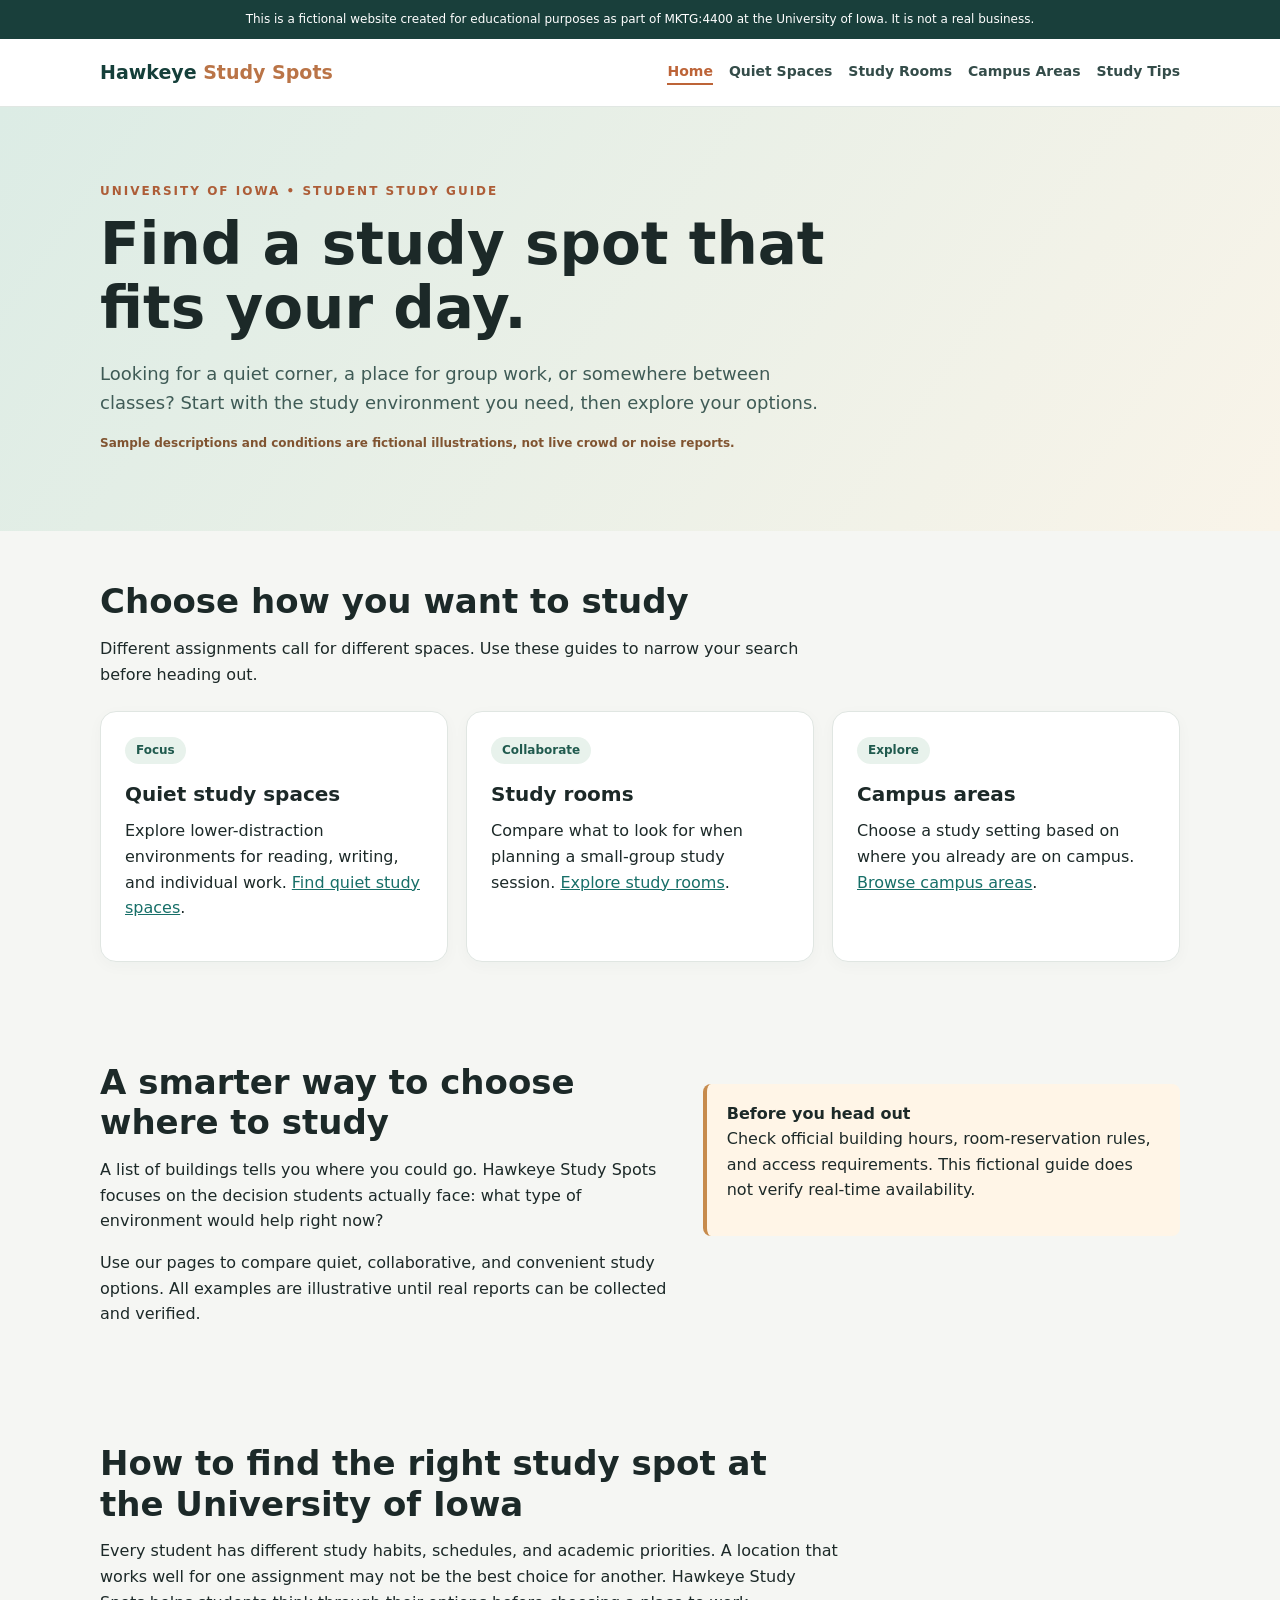
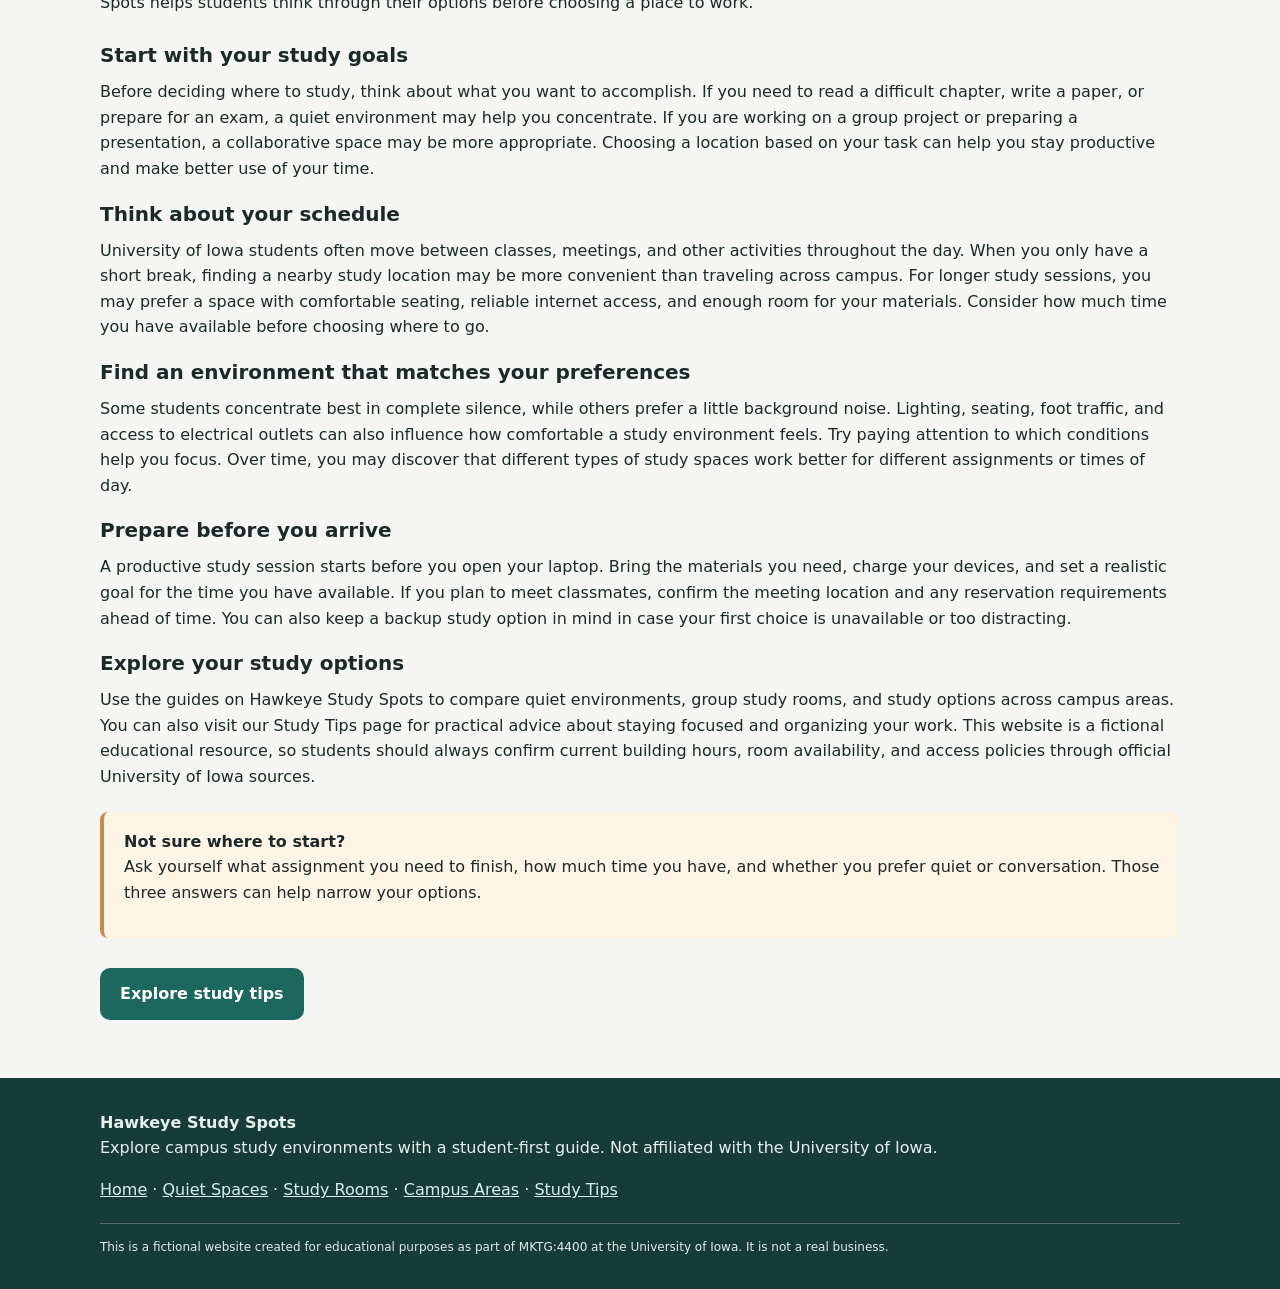
<file: index.html>
<!doctype html>
<html lang="en">
<head>
  <meta charset="utf-8">
  <meta name="viewport" content="width=device-width,initial-scale=1">

  <meta name="google-site-verification" content="5t49Pi2heYN_85U_tUEyNaA1zzuJSvGj2phNKB2oWh0" />

  <title>Best Places to Study at the University of Iowa | Hawkeye Study Spots</title>
  <meta name="description" content="Explore University of Iowa study spaces, quiet study areas, study rooms, and campus-area study options.">
  <link rel="stylesheet" href="style.css">
</head>

<body>
  <div class="notice">This is a fictional website created for educational purposes as part of MKTG:4400 at the University of Iowa. It is not a real business.</div>

  <header>
    <div class="container nav">
      <a class="brand" href="index.html">Hawkeye <span>Study Spots</span></a>
      <nav class="links" aria-label="Main navigation">
        <a href="index.html" aria-current="page">Home</a>
        <a href="quiet-spaces.html">Quiet Spaces</a>
        <a href="study-rooms.html">Study Rooms</a>
        <a href="campus-areas.html">Campus Areas</a>
        <a href="study-tips.html">Study Tips</a>
      </nav>
    </div>
  </header>

  <main>
    <div class="hero">
      <div class="container">
        <div class="eyebrow">University of Iowa • Student study guide</div>
        <h1>Find a study spot that fits your day.</h1>
        <p class="lead">Looking for a quiet corner, a place for group work, or somewhere between classes? Start with the study environment you need, then explore your options.</p>
        <p class="sample">Sample descriptions and conditions are fictional illustrations, not live crowd or noise reports.</p>
      </div>
    </div>

    <section>
      <div class="container">
        <div class="sectionintro">
          <h2>Choose how you want to study</h2>
          <p>Different assignments call for different spaces. Use these guides to narrow your search before heading out.</p>
        </div>

        <div class="grid">
          <article class="card">
            <span class="pill">Focus</span>
            <h3>Quiet study spaces</h3>
            <p>Explore lower-distraction environments for reading, writing, and individual work. <a href="quiet-spaces.html">Find quiet study spaces</a>.</p>
          </article>

          <article class="card">
            <span class="pill">Collaborate</span>
            <h3>Study rooms</h3>
            <p>Compare what to look for when planning a small-group study session. <a href="study-rooms.html">Explore study rooms</a>.</p>
          </article>

          <article class="card">
            <span class="pill">Explore</span>
            <h3>Campus areas</h3>
            <p>Choose a study setting based on where you already are on campus. <a href="campus-areas.html">Browse campus areas</a>.</p>
          </article>
        </div>
      </div>
    </section>

    <section>
      <div class="container split">
        <div>
          <h2>A smarter way to choose where to study</h2>
          <p>A list of buildings tells you where you could go. Hawkeye Study Spots focuses on the decision students actually face: what type of environment would help right now?</p>
          <p>Use our pages to compare quiet, collaborative, and convenient study options. All examples are illustrative until real reports can be collected and verified.</p>
        </div>

        <div class="tip">
          <b>Before you head out</b>
          <p>Check official building hours, room-reservation rules, and access requirements. This fictional guide does not verify real-time availability.</p>
        </div>
      </div>
    </section>

    <section>
      <div class="container">
        <div class="sectionintro">
          <h2>How to find the right study spot at the University of Iowa</h2>
          <p>Every student has different study habits, schedules, and academic priorities. A location that works well for one assignment may not be the best choice for another. Hawkeye Study Spots helps students think through their options before choosing a place to work.</p>
        </div>

        <h3>Start with your study goals</h3>
        <p>Before deciding where to study, think about what you want to accomplish. If you need to read a difficult chapter, write a paper, or prepare for an exam, a quiet environment may help you concentrate. If you are working on a group project or preparing a presentation, a collaborative space may be more appropriate. Choosing a location based on your task can help you stay productive and make better use of your time.</p>

        <h3>Think about your schedule</h3>
        <p>University of Iowa students often move between classes, meetings, and other activities throughout the day. When you only have a short break, finding a nearby study location may be more convenient than traveling across campus. For longer study sessions, you may prefer a space with comfortable seating, reliable internet access, and enough room for your materials. Consider how much time you have available before choosing where to go.</p>

        <h3>Find an environment that matches your preferences</h3>
        <p>Some students concentrate best in complete silence, while others prefer a little background noise. Lighting, seating, foot traffic, and access to electrical outlets can also influence how comfortable a study environment feels. Try paying attention to which conditions help you focus. Over time, you may discover that different types of study spaces work better for different assignments or times of day.</p>

        <h3>Prepare before you arrive</h3>
        <p>A productive study session starts before you open your laptop. Bring the materials you need, charge your devices, and set a realistic goal for the time you have available. If you plan to meet classmates, confirm the meeting location and any reservation requirements ahead of time. You can also keep a backup study option in mind in case your first choice is unavailable or too distracting.</p>

        <h3>Explore your study options</h3>
        <p>Use the guides on Hawkeye Study Spots to compare quiet environments, group study rooms, and study options across campus areas. You can also visit our Study Tips page for practical advice about staying focused and organizing your work. This website is a fictional educational resource, so students should always confirm current building hours, room availability, and access policies through official University of Iowa sources.</p>

        <div class="tip">
          <b>Not sure where to start?</b>
          <p>Ask yourself what assignment you need to finish, how much time you have, and whether you prefer quiet or conversation. Those three answers can help narrow your options.</p>
        </div>

        <a class="button" href="study-tips.html">Explore study tips</a>
      </div>
    </section>
  </main>

  <footer>
    <div class="container">
      <strong>Hawkeye Study Spots</strong>
      <p>Explore campus study environments with a student-first guide. Not affiliated with the University of Iowa.</p>
      <p>
        <a href="index.html">Home</a> ·
        <a href="quiet-spaces.html">Quiet Spaces</a> ·
        <a href="study-rooms.html">Study Rooms</a> ·
        <a href="campus-areas.html">Campus Areas</a> ·
        <a href="study-tips.html">Study Tips</a>
      </p>
      <div class="notice">This is a fictional website created for educational purposes as part of MKTG:4400 at the University of Iowa. It is not a real business.</div>
    </div>
  </footer>
</body>
</html>
</file>
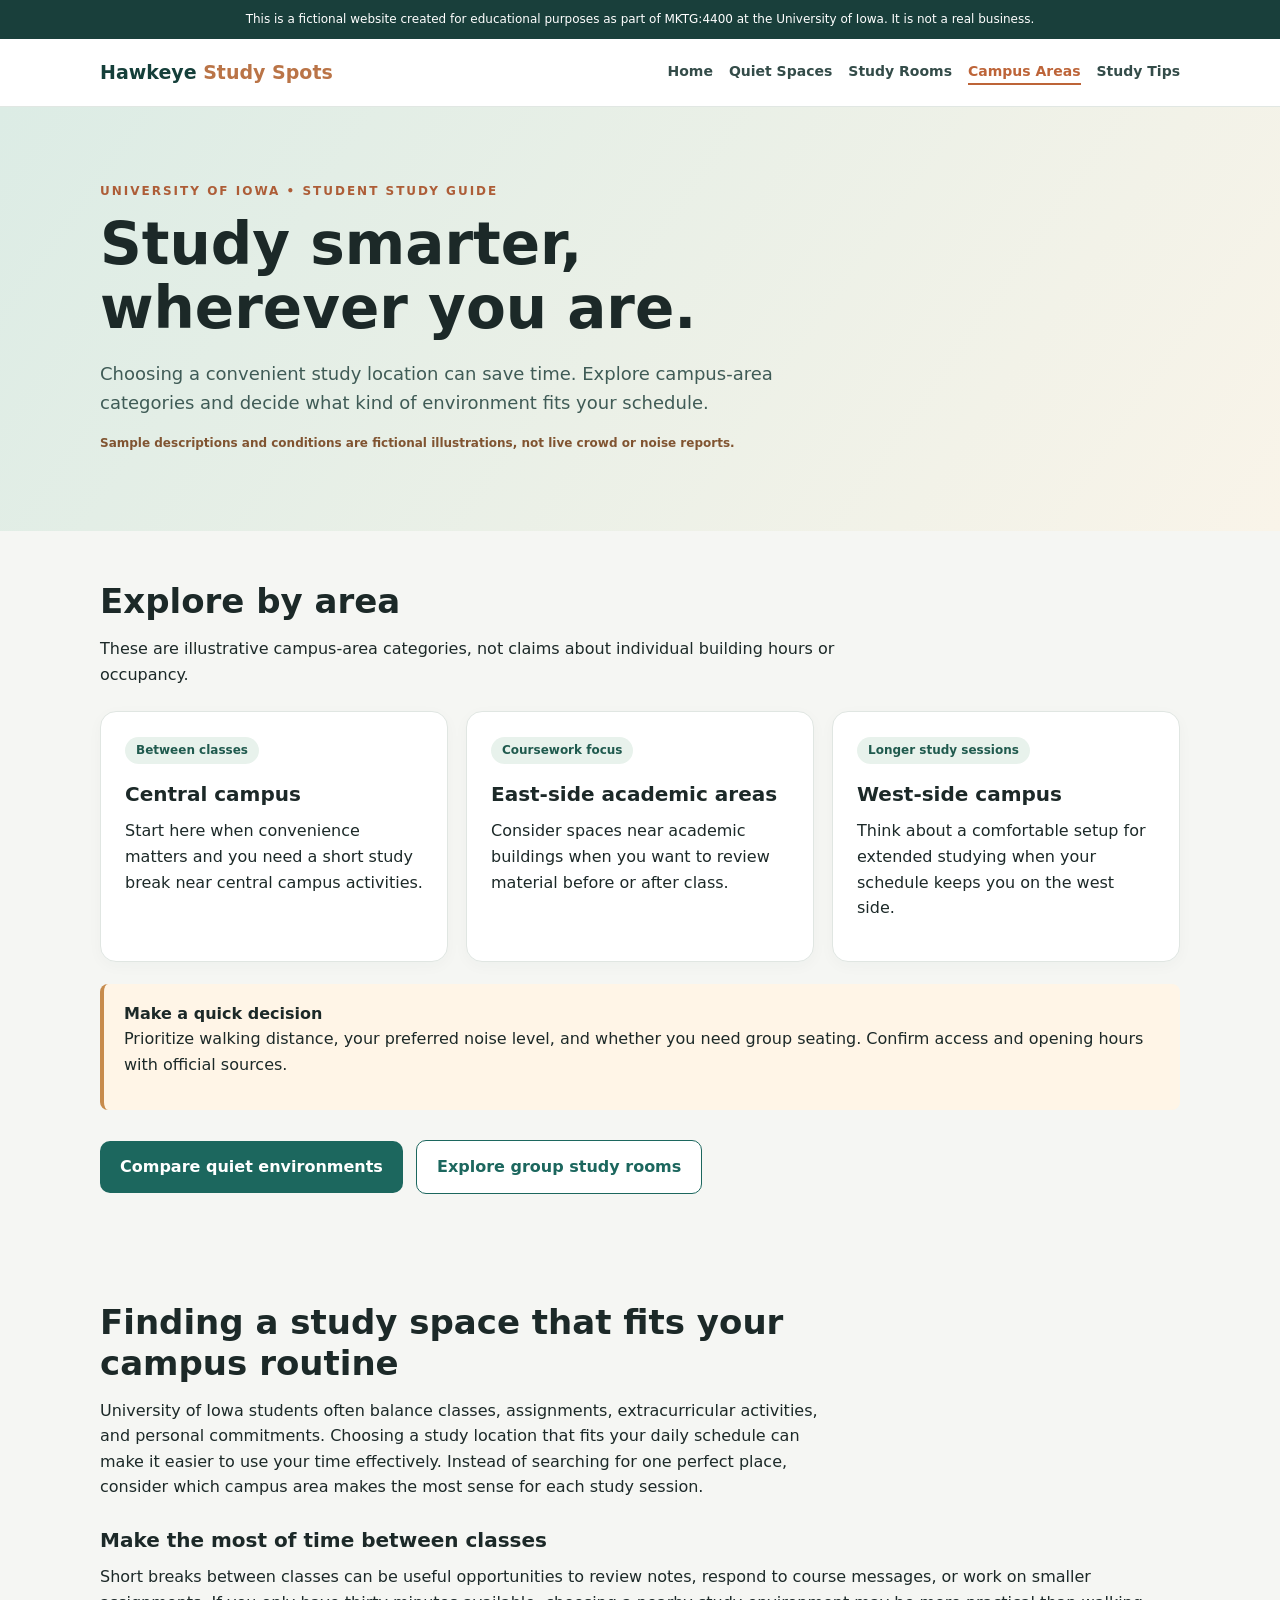
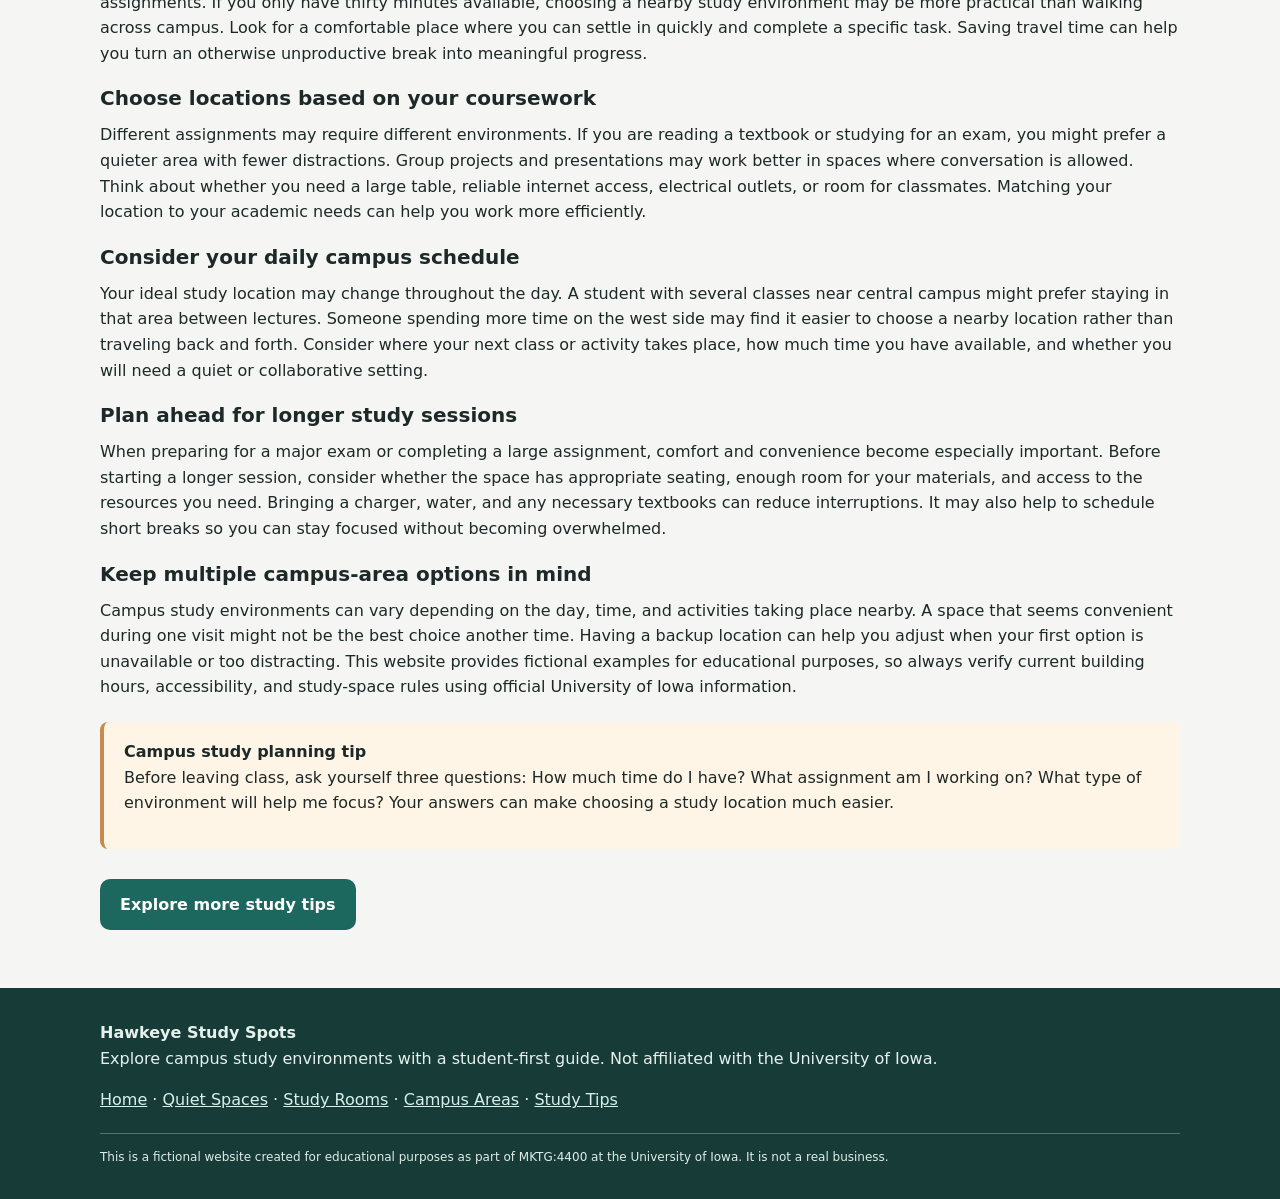
<file: campus-areas.html>
<!doctype html>
<html lang="en">
<head>
  <meta charset="utf-8">
  <meta name="viewport" content="width=device-width,initial-scale=1">
  <title>Study Spaces by Campus Area in Iowa City | Hawkeye Study Spots</title>
  <meta name="description" content="Explore study environments by University of Iowa campus area and find study-space ideas near your classes.">
  <link rel="stylesheet" href="style.css">
</head>

<body>
  <div class="notice">This is a fictional website created for educational purposes as part of MKTG:4400 at the University of Iowa. It is not a real business.</div>

  <header>
    <div class="container nav">
      <a class="brand" href="index.html">Hawkeye <span>Study Spots</span></a>
      <nav class="links" aria-label="Main navigation">
        <a href="index.html">Home</a>
        <a href="quiet-spaces.html">Quiet Spaces</a>
        <a href="study-rooms.html">Study Rooms</a>
        <a href="campus-areas.html" aria-current="page">Campus Areas</a>
        <a href="study-tips.html">Study Tips</a>
      </nav>
    </div>
  </header>

  <main>
    <div class="hero">
      <div class="container">
        <div class="eyebrow">University of Iowa • Student study guide</div>
        <h1>Study smarter, wherever you are.</h1>
        <p class="lead">Choosing a convenient study location can save time. Explore campus-area categories and decide what kind of environment fits your schedule.</p>
        <p class="sample">Sample descriptions and conditions are fictional illustrations, not live crowd or noise reports.</p>
      </div>
    </div>

    <section>
      <div class="container">
        <div class="sectionintro">
          <h2>Explore by area</h2>
          <p>These are illustrative campus-area categories, not claims about individual building hours or occupancy.</p>
        </div>

        <div class="grid">
          <article class="card">
            <span class="pill">Between classes</span>
            <h3>Central campus</h3>
            <p>Start here when convenience matters and you need a short study break near central campus activities.</p>
          </article>

          <article class="card">
            <span class="pill">Coursework focus</span>
            <h3>East-side academic areas</h3>
            <p>Consider spaces near academic buildings when you want to review material before or after class.</p>
          </article>

          <article class="card">
            <span class="pill">Longer study sessions</span>
            <h3>West-side campus</h3>
            <p>Think about a comfortable setup for extended studying when your schedule keeps you on the west side.</p>
          </article>
        </div>

        <div class="tip">
          <b>Make a quick decision</b>
          <p>Prioritize walking distance, your preferred noise level, and whether you need group seating. Confirm access and opening hours with official sources.</p>
        </div>

        <a class="button" href="quiet-spaces.html">Compare quiet environments</a>
        <a class="button alt" href="study-rooms.html">Explore group study rooms</a>
      </div>
    </section>

    <section>
      <div class="container">
        <div class="sectionintro">
          <h2>Finding a study space that fits your campus routine</h2>
          <p>University of Iowa students often balance classes, assignments, extracurricular activities, and personal commitments. Choosing a study location that fits your daily schedule can make it easier to use your time effectively. Instead of searching for one perfect place, consider which campus area makes the most sense for each study session.</p>
        </div>

        <h3>Make the most of time between classes</h3>
        <p>Short breaks between classes can be useful opportunities to review notes, respond to course messages, or work on smaller assignments. If you only have thirty minutes available, choosing a nearby study environment may be more practical than walking across campus. Look for a comfortable place where you can settle in quickly and complete a specific task. Saving travel time can help you turn an otherwise unproductive break into meaningful progress.</p>

        <h3>Choose locations based on your coursework</h3>
        <p>Different assignments may require different environments. If you are reading a textbook or studying for an exam, you might prefer a quieter area with fewer distractions. Group projects and presentations may work better in spaces where conversation is allowed. Think about whether you need a large table, reliable internet access, electrical outlets, or room for classmates. Matching your location to your academic needs can help you work more efficiently.</p>

        <h3>Consider your daily campus schedule</h3>
        <p>Your ideal study location may change throughout the day. A student with several classes near central campus might prefer staying in that area between lectures. Someone spending more time on the west side may find it easier to choose a nearby location rather than traveling back and forth. Consider where your next class or activity takes place, how much time you have available, and whether you will need a quiet or collaborative setting.</p>

        <h3>Plan ahead for longer study sessions</h3>
        <p>When preparing for a major exam or completing a large assignment, comfort and convenience become especially important. Before starting a longer session, consider whether the space has appropriate seating, enough room for your materials, and access to the resources you need. Bringing a charger, water, and any necessary textbooks can reduce interruptions. It may also help to schedule short breaks so you can stay focused without becoming overwhelmed.</p>

        <h3>Keep multiple campus-area options in mind</h3>
        <p>Campus study environments can vary depending on the day, time, and activities taking place nearby. A space that seems convenient during one visit might not be the best choice another time. Having a backup location can help you adjust when your first option is unavailable or too distracting. This website provides fictional examples for educational purposes, so always verify current building hours, accessibility, and study-space rules using official University of Iowa information.</p>

        <div class="tip">
          <b>Campus study planning tip</b>
          <p>Before leaving class, ask yourself three questions: How much time do I have? What assignment am I working on? What type of environment will help me focus? Your answers can make choosing a study location much easier.</p>
        </div>

        <a class="button" href="study-tips.html">Explore more study tips</a>
      </div>
    </section>
  </main>

  <footer>
    <div class="container">
      <strong>Hawkeye Study Spots</strong>
      <p>Explore campus study environments with a student-first guide. Not affiliated with the University of Iowa.</p>
      <p>
        <a href="index.html">Home</a> ·
        <a href="quiet-spaces.html">Quiet Spaces</a> ·
        <a href="study-rooms.html">Study Rooms</a> ·
        <a href="campus-areas.html">Campus Areas</a> ·
        <a href="study-tips.html">Study Tips</a>
      </p>
      <div class="notice">This is a fictional website created for educational purposes as part of MKTG:4400 at the University of Iowa. It is not a real business.</div>
    </div>
  </footer>
</body>
</html>
</file>
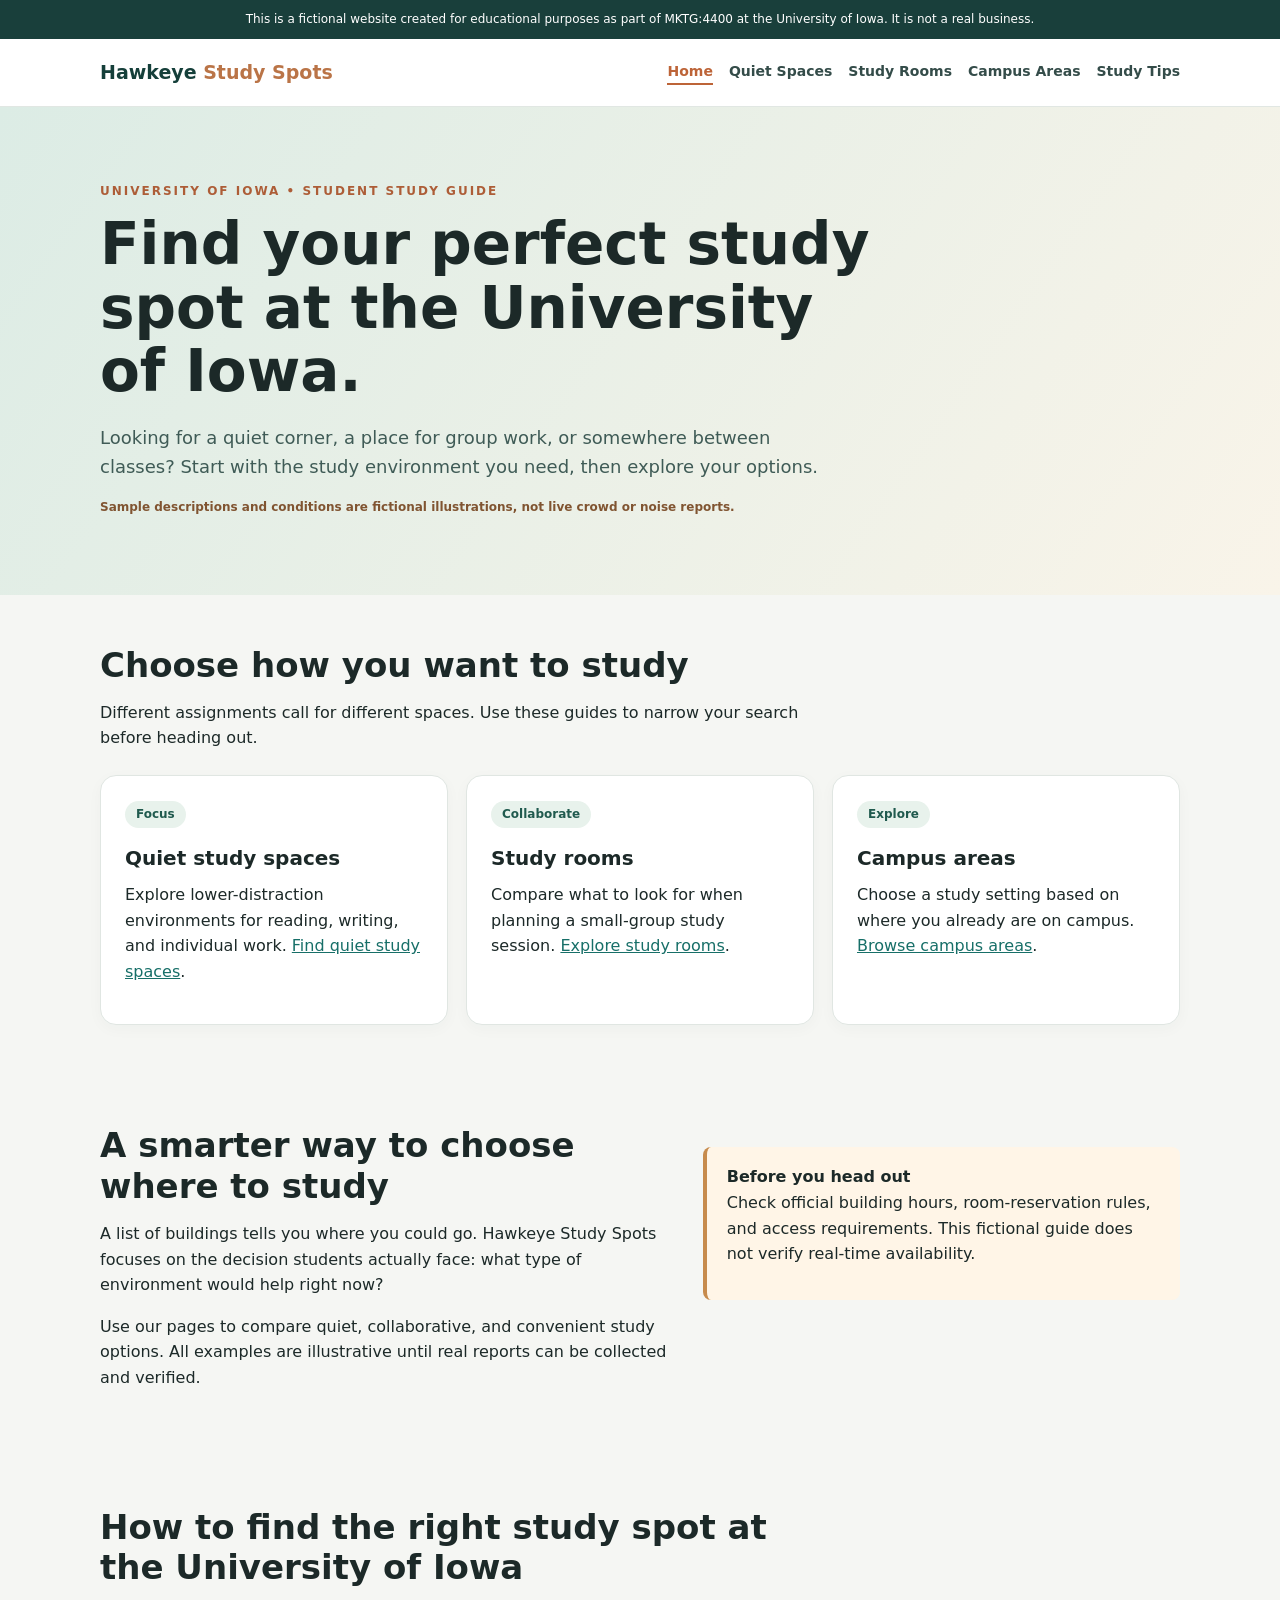
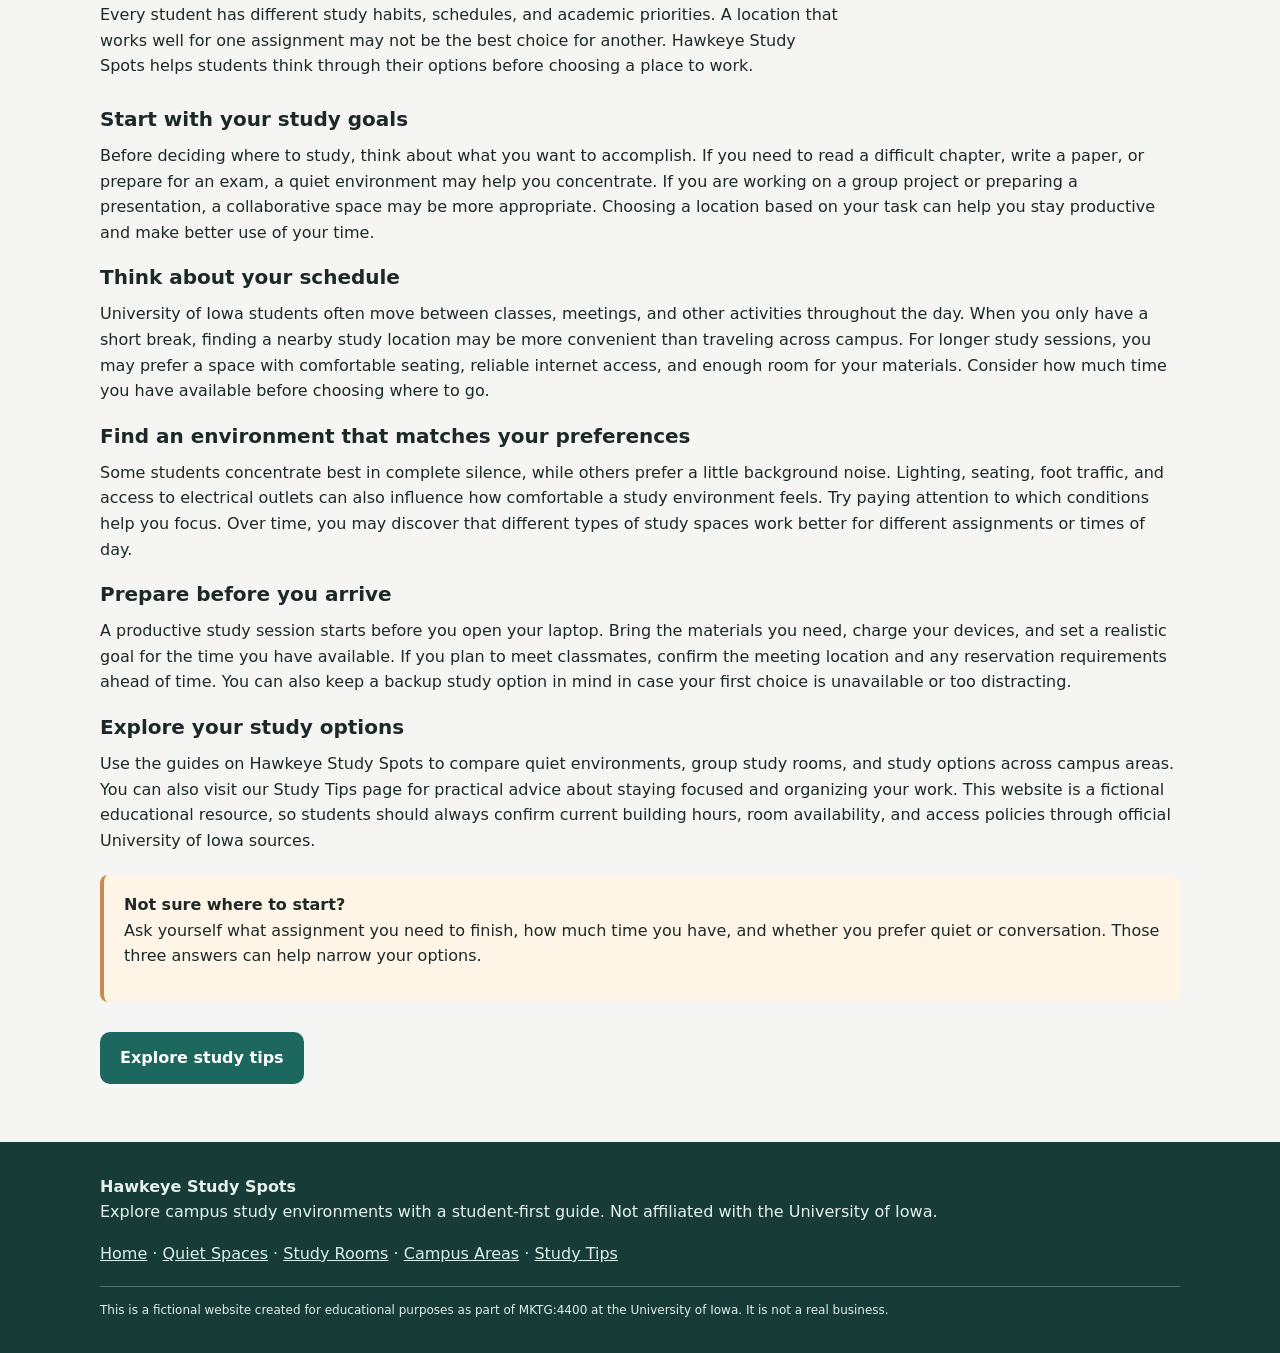
<file: home-b.html>
<!doctype html>
<html lang="en">
<head>
  <meta name="robots" content="noindex, follow">
  <meta charset="utf-8">
  <meta name="viewport" content="width=device-width,initial-scale=1">

  <meta name="google-site-verification" content="5t49Pi2heYN_85U_tUEyNaA1zzuJSvGj2phNKB2oWh0" />

  <title>Best Places to Study at the University of Iowa | Hawkeye Study Spots</title>
  <meta name="description" content="Explore University of Iowa study spaces, quiet study areas, study rooms, and campus-area study options.">
  <link rel="stylesheet" href="style.css">
</head>

<body>
  <div class="notice">This is a fictional website created for educational purposes as part of MKTG:4400 at the University of Iowa. It is not a real business.</div>

  <header>
    <div class="container nav">
      <a class="brand" href="index.html">Hawkeye <span>Study Spots</span></a>
      <nav class="links" aria-label="Main navigation">
        <a href="index.html" aria-current="page">Home</a>
        <a href="quiet-spaces.html">Quiet Spaces</a>
        <a href="study-rooms.html">Study Rooms</a>
        <a href="campus-areas.html">Campus Areas</a>
        <a href="study-tips.html">Study Tips</a>
      </nav>
    </div>
  </header>

  <main>
    <div class="hero">
      <div class="container">
        <div class="eyebrow">University of Iowa • Student study guide</div>
        <h1>Find your perfect study spot at the University of Iowa.</h1>
        <p class="lead">Looking for a quiet corner, a place for group work, or somewhere between classes? Start with the study environment you need, then explore your options.</p>
        <p class="sample">Sample descriptions and conditions are fictional illustrations, not live crowd or noise reports.</p>
      </div>
    </div>

    <section>
      <div class="container">
        <div class="sectionintro">
          <h2>Choose how you want to study</h2>
          <p>Different assignments call for different spaces. Use these guides to narrow your search before heading out.</p>
        </div>

        <div class="grid">
          <article class="card">
            <span class="pill">Focus</span>
            <h3>Quiet study spaces</h3>
            <p>Explore lower-distraction environments for reading, writing, and individual work. <a href="quiet-spaces.html">Find quiet study spaces</a>.</p>
          </article>

          <article class="card">
            <span class="pill">Collaborate</span>
            <h3>Study rooms</h3>
            <p>Compare what to look for when planning a small-group study session. <a href="study-rooms.html">Explore study rooms</a>.</p>
          </article>

          <article class="card">
            <span class="pill">Explore</span>
            <h3>Campus areas</h3>
            <p>Choose a study setting based on where you already are on campus. <a href="campus-areas.html">Browse campus areas</a>.</p>
          </article>
        </div>
      </div>
    </section>

    <section>
      <div class="container split">
        <div>
          <h2>A smarter way to choose where to study</h2>
          <p>A list of buildings tells you where you could go. Hawkeye Study Spots focuses on the decision students actually face: what type of environment would help right now?</p>
          <p>Use our pages to compare quiet, collaborative, and convenient study options. All examples are illustrative until real reports can be collected and verified.</p>
        </div>

        <div class="tip">
          <b>Before you head out</b>
          <p>Check official building hours, room-reservation rules, and access requirements. This fictional guide does not verify real-time availability.</p>
        </div>
      </div>
    </section>

    <section>
      <div class="container">
        <div class="sectionintro">
          <h2>How to find the right study spot at the University of Iowa</h2>
          <p>Every student has different study habits, schedules, and academic priorities. A location that works well for one assignment may not be the best choice for another. Hawkeye Study Spots helps students think through their options before choosing a place to work.</p>
        </div>

        <h3>Start with your study goals</h3>
        <p>Before deciding where to study, think about what you want to accomplish. If you need to read a difficult chapter, write a paper, or prepare for an exam, a quiet environment may help you concentrate. If you are working on a group project or preparing a presentation, a collaborative space may be more appropriate. Choosing a location based on your task can help you stay productive and make better use of your time.</p>

        <h3>Think about your schedule</h3>
        <p>University of Iowa students often move between classes, meetings, and other activities throughout the day. When you only have a short break, finding a nearby study location may be more convenient than traveling across campus. For longer study sessions, you may prefer a space with comfortable seating, reliable internet access, and enough room for your materials. Consider how much time you have available before choosing where to go.</p>

        <h3>Find an environment that matches your preferences</h3>
        <p>Some students concentrate best in complete silence, while others prefer a little background noise. Lighting, seating, foot traffic, and access to electrical outlets can also influence how comfortable a study environment feels. Try paying attention to which conditions help you focus. Over time, you may discover that different types of study spaces work better for different assignments or times of day.</p>

        <h3>Prepare before you arrive</h3>
        <p>A productive study session starts before you open your laptop. Bring the materials you need, charge your devices, and set a realistic goal for the time you have available. If you plan to meet classmates, confirm the meeting location and any reservation requirements ahead of time. You can also keep a backup study option in mind in case your first choice is unavailable or too distracting.</p>

        <h3>Explore your study options</h3>
        <p>Use the guides on Hawkeye Study Spots to compare quiet environments, group study rooms, and study options across campus areas. You can also visit our Study Tips page for practical advice about staying focused and organizing your work. This website is a fictional educational resource, so students should always confirm current building hours, room availability, and access policies through official University of Iowa sources.</p>

        <div class="tip">
          <b>Not sure where to start?</b>
          <p>Ask yourself what assignment you need to finish, how much time you have, and whether you prefer quiet or conversation. Those three answers can help narrow your options.</p>
        </div>

        <a class="button" href="study-tips.html">Explore study tips</a>
      </div>
    </section>
  </main>

  <footer>
    <div class="container">
      <strong>Hawkeye Study Spots</strong>
      <p>Explore campus study environments with a student-first guide. Not affiliated with the University of Iowa.</p>
      <p>
        <a href="index.html">Home</a> ·
        <a href="quiet-spaces.html">Quiet Spaces</a> ·
        <a href="study-rooms.html">Study Rooms</a> ·
        <a href="campus-areas.html">Campus Areas</a> ·
        <a href="study-tips.html">Study Tips</a>
      </p>
      <div class="notice">This is a fictional website created for educational purposes as part of MKTG:4400 at the University of Iowa. It is not a real business.</div>
    </div>
  </footer>
</body>
</html>
</file>
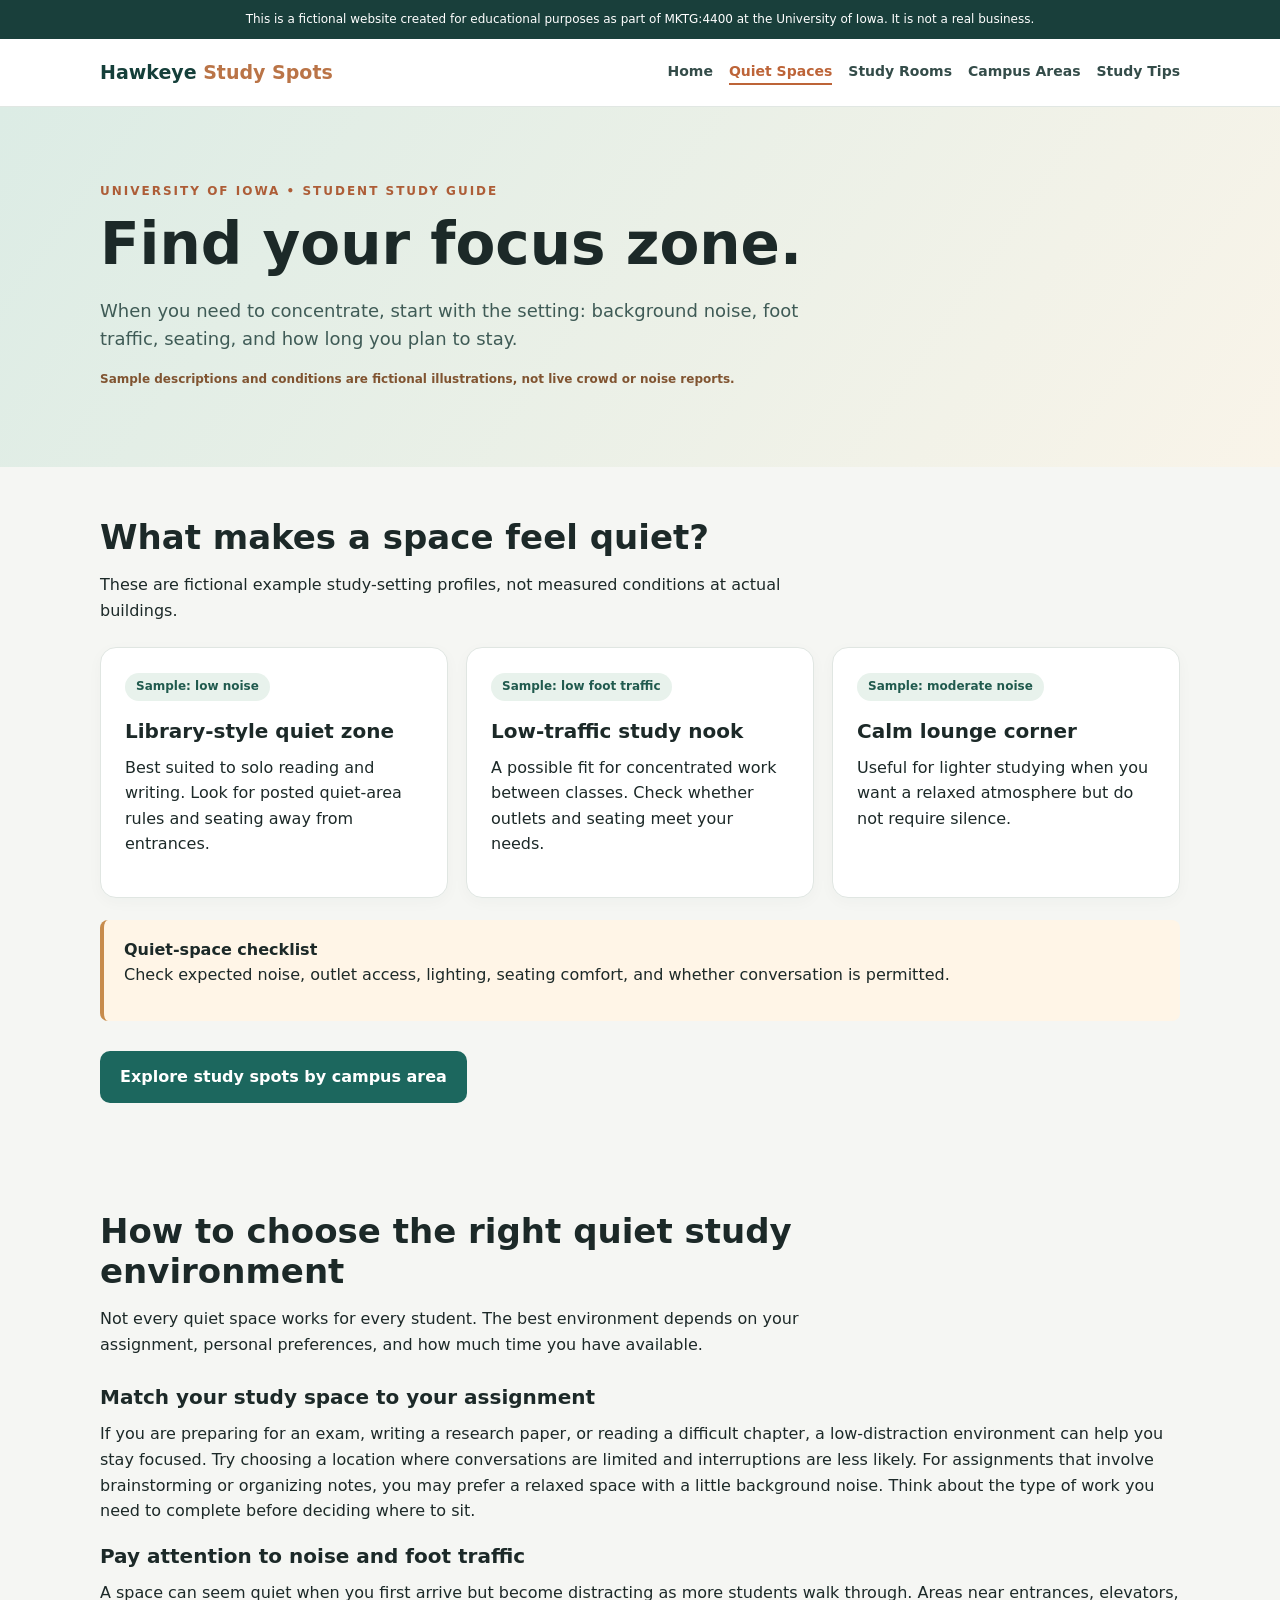
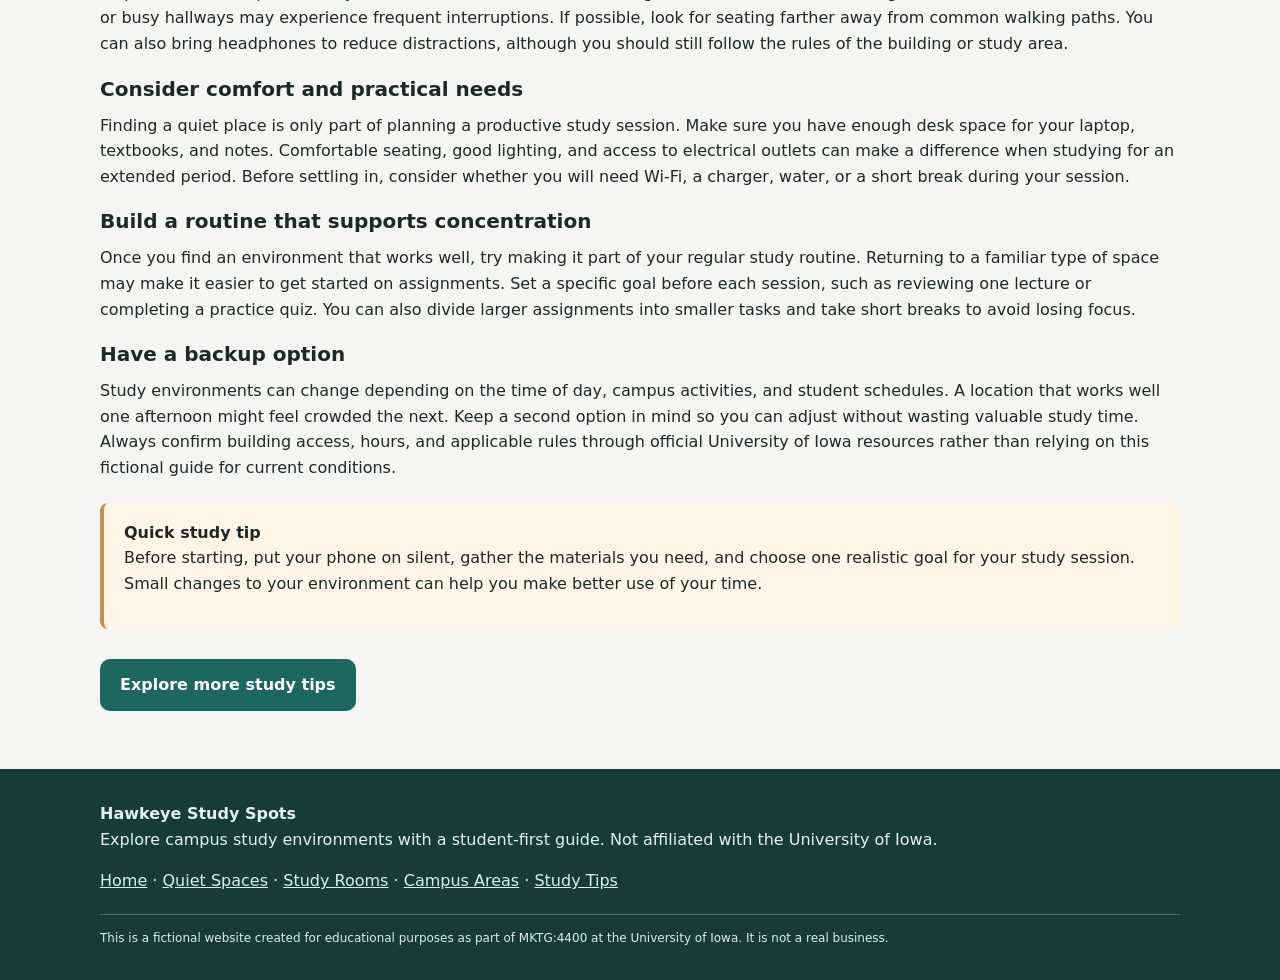
<file: quiet-spaces.html>
<!doctype html>
<html lang="en">
<head>
  <meta charset="utf-8">
  <meta name="viewport" content="width=device-width,initial-scale=1">
  <title>Quiet Study Spaces at the University of Iowa | Hawkeye Study Spots</title>
  <meta name="description" content="Find ideas for quiet study spaces at the University of Iowa and learn how to choose a low-distraction place to work.">
  <link rel="stylesheet" href="style.css">
</head>

<body>
  <div class="notice">This is a fictional website created for educational purposes as part of MKTG:4400 at the University of Iowa. It is not a real business.</div>

  <header>
    <div class="container nav">
      <a class="brand" href="index.html">Hawkeye <span>Study Spots</span></a>
      <nav class="links" aria-label="Main navigation">
        <a href="index.html">Home</a>
        <a href="quiet-spaces.html" aria-current="page">Quiet Spaces</a>
        <a href="study-rooms.html">Study Rooms</a>
        <a href="campus-areas.html">Campus Areas</a>
        <a href="study-tips.html">Study Tips</a>
      </nav>
    </div>
  </header>

  <main>
    <div class="hero">
      <div class="container">
        <div class="eyebrow">University of Iowa • Student study guide</div>
        <h1>Find your focus zone.</h1>
        <p class="lead">When you need to concentrate, start with the setting: background noise, foot traffic, seating, and how long you plan to stay.</p>
        <p class="sample">Sample descriptions and conditions are fictional illustrations, not live crowd or noise reports.</p>
      </div>
    </div>

    <section>
      <div class="container">
        <div class="sectionintro">
          <h2>What makes a space feel quiet?</h2>
          <p>These are fictional example study-setting profiles, not measured conditions at actual buildings.</p>
        </div>

        <div class="grid">
          <article class="card">
            <span class="pill">Sample: low noise</span>
            <h3>Library-style quiet zone</h3>
            <p>Best suited to solo reading and writing. Look for posted quiet-area rules and seating away from entrances.</p>
          </article>

          <article class="card">
            <span class="pill">Sample: low foot traffic</span>
            <h3>Low-traffic study nook</h3>
            <p>A possible fit for concentrated work between classes. Check whether outlets and seating meet your needs.</p>
          </article>

          <article class="card">
            <span class="pill">Sample: moderate noise</span>
            <h3>Calm lounge corner</h3>
            <p>Useful for lighter studying when you want a relaxed atmosphere but do not require silence.</p>
          </article>
        </div>

        <div class="tip">
          <b>Quiet-space checklist</b>
          <p>Check expected noise, outlet access, lighting, seating comfort, and whether conversation is permitted.</p>
        </div>

        <a class="button" href="campus-areas.html">Explore study spots by campus area</a>
      </div>
    </section>

    <section>
      <div class="container">
        <div class="sectionintro">
          <h2>How to choose the right quiet study environment</h2>
          <p>Not every quiet space works for every student. The best environment depends on your assignment, personal preferences, and how much time you have available.</p>
        </div>

        <h3>Match your study space to your assignment</h3>
        <p>If you are preparing for an exam, writing a research paper, or reading a difficult chapter, a low-distraction environment can help you stay focused. Try choosing a location where conversations are limited and interruptions are less likely. For assignments that involve brainstorming or organizing notes, you may prefer a relaxed space with a little background noise. Think about the type of work you need to complete before deciding where to sit.</p>

        <h3>Pay attention to noise and foot traffic</h3>
        <p>A space can seem quiet when you first arrive but become distracting as more students walk through. Areas near entrances, elevators, or busy hallways may experience frequent interruptions. If possible, look for seating farther away from common walking paths. You can also bring headphones to reduce distractions, although you should still follow the rules of the building or study area.</p>

        <h3>Consider comfort and practical needs</h3>
        <p>Finding a quiet place is only part of planning a productive study session. Make sure you have enough desk space for your laptop, textbooks, and notes. Comfortable seating, good lighting, and access to electrical outlets can make a difference when studying for an extended period. Before settling in, consider whether you will need Wi-Fi, a charger, water, or a short break during your session.</p>

        <h3>Build a routine that supports concentration</h3>
        <p>Once you find an environment that works well, try making it part of your regular study routine. Returning to a familiar type of space may make it easier to get started on assignments. Set a specific goal before each session, such as reviewing one lecture or completing a practice quiz. You can also divide larger assignments into smaller tasks and take short breaks to avoid losing focus.</p>

        <h3>Have a backup option</h3>
        <p>Study environments can change depending on the time of day, campus activities, and student schedules. A location that works well one afternoon might feel crowded the next. Keep a second option in mind so you can adjust without wasting valuable study time. Always confirm building access, hours, and applicable rules through official University of Iowa resources rather than relying on this fictional guide for current conditions.</p>

        <div class="tip">
          <b>Quick study tip</b>
          <p>Before starting, put your phone on silent, gather the materials you need, and choose one realistic goal for your study session. Small changes to your environment can help you make better use of your time.</p>
        </div>

        <a class="button" href="study-tips.html">Explore more study tips</a>
      </div>
    </section>
  </main>

  <footer>
    <div class="container">
      <strong>Hawkeye Study Spots</strong>
      <p>Explore campus study environments with a student-first guide. Not affiliated with the University of Iowa.</p>
      <p>
        <a href="index.html">Home</a> ·
        <a href="quiet-spaces.html">Quiet Spaces</a> ·
        <a href="study-rooms.html">Study Rooms</a> ·
        <a href="campus-areas.html">Campus Areas</a> ·
        <a href="study-tips.html">Study Tips</a>
      </p>
      <div class="notice">This is a fictional website created for educational purposes as part of MKTG:4400 at the University of Iowa. It is not a real business.</div>
    </div>
  </footer>
</body>
</html>
</file>
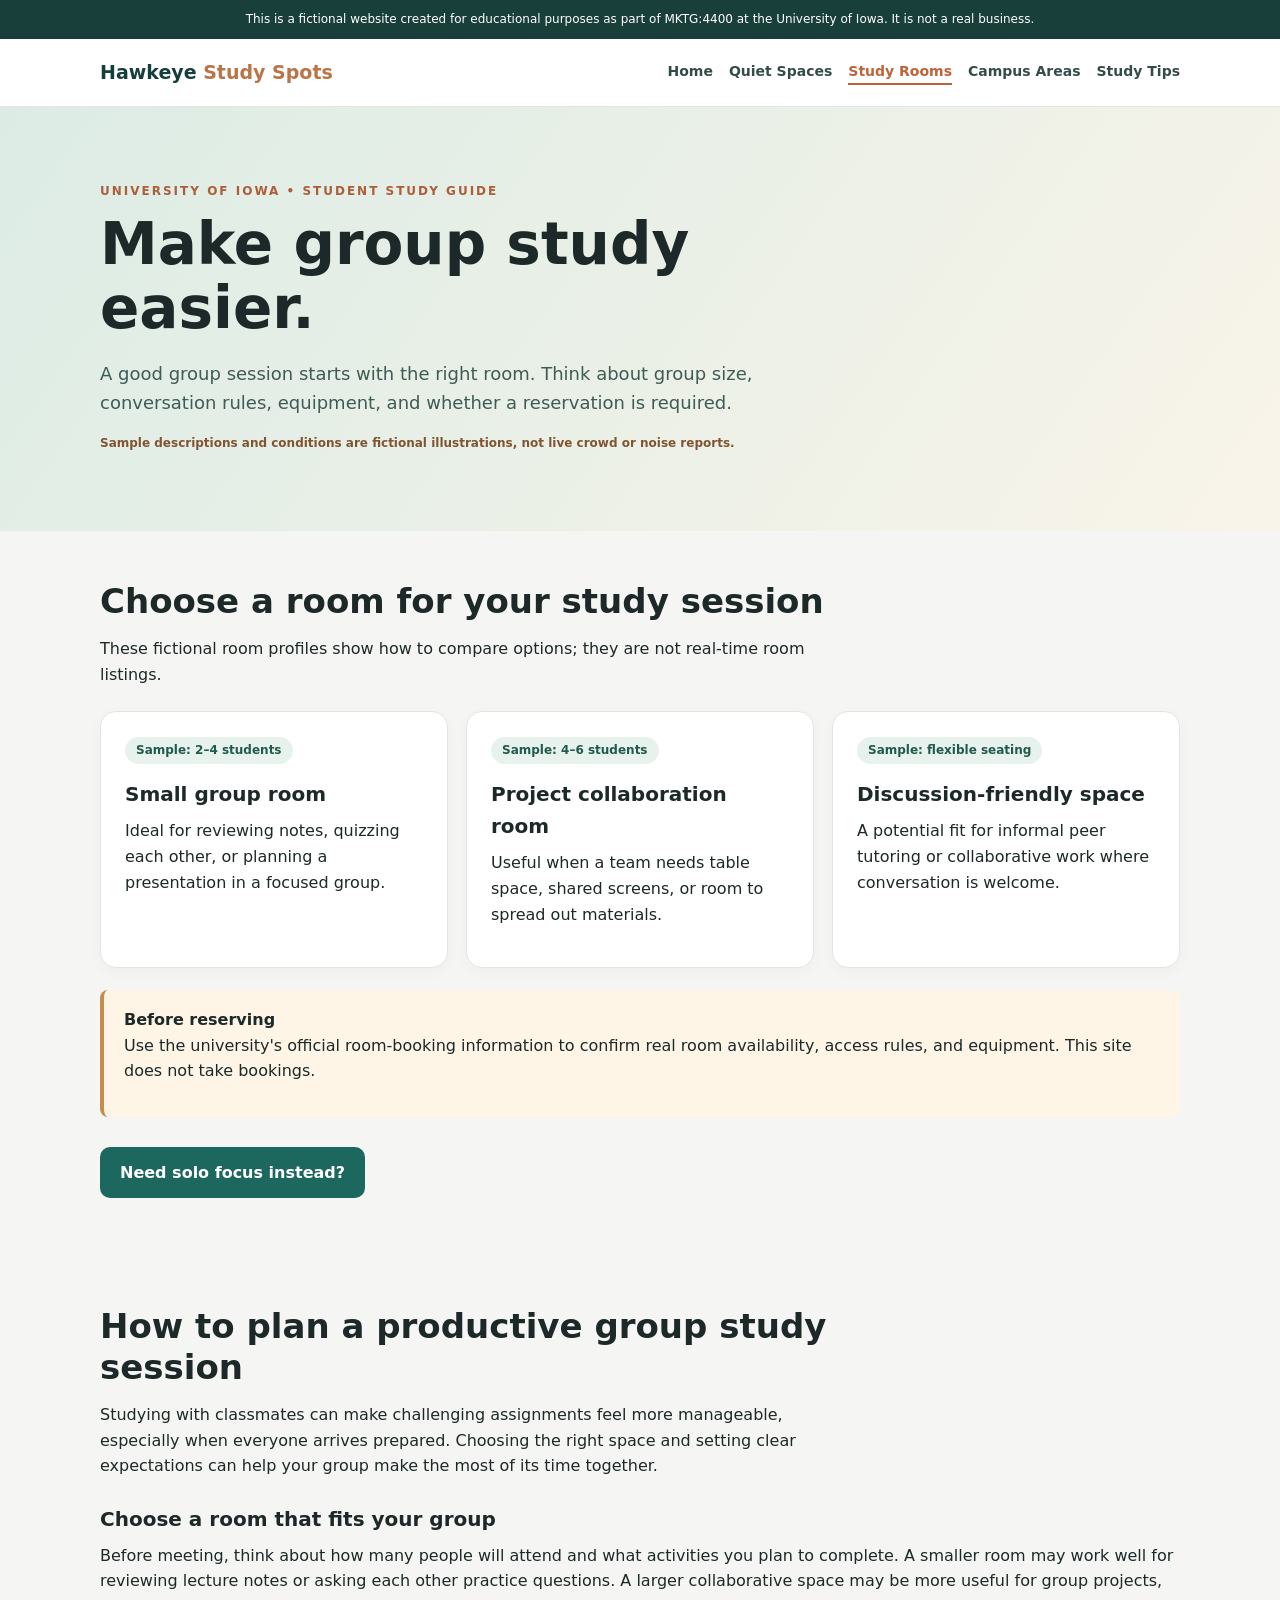
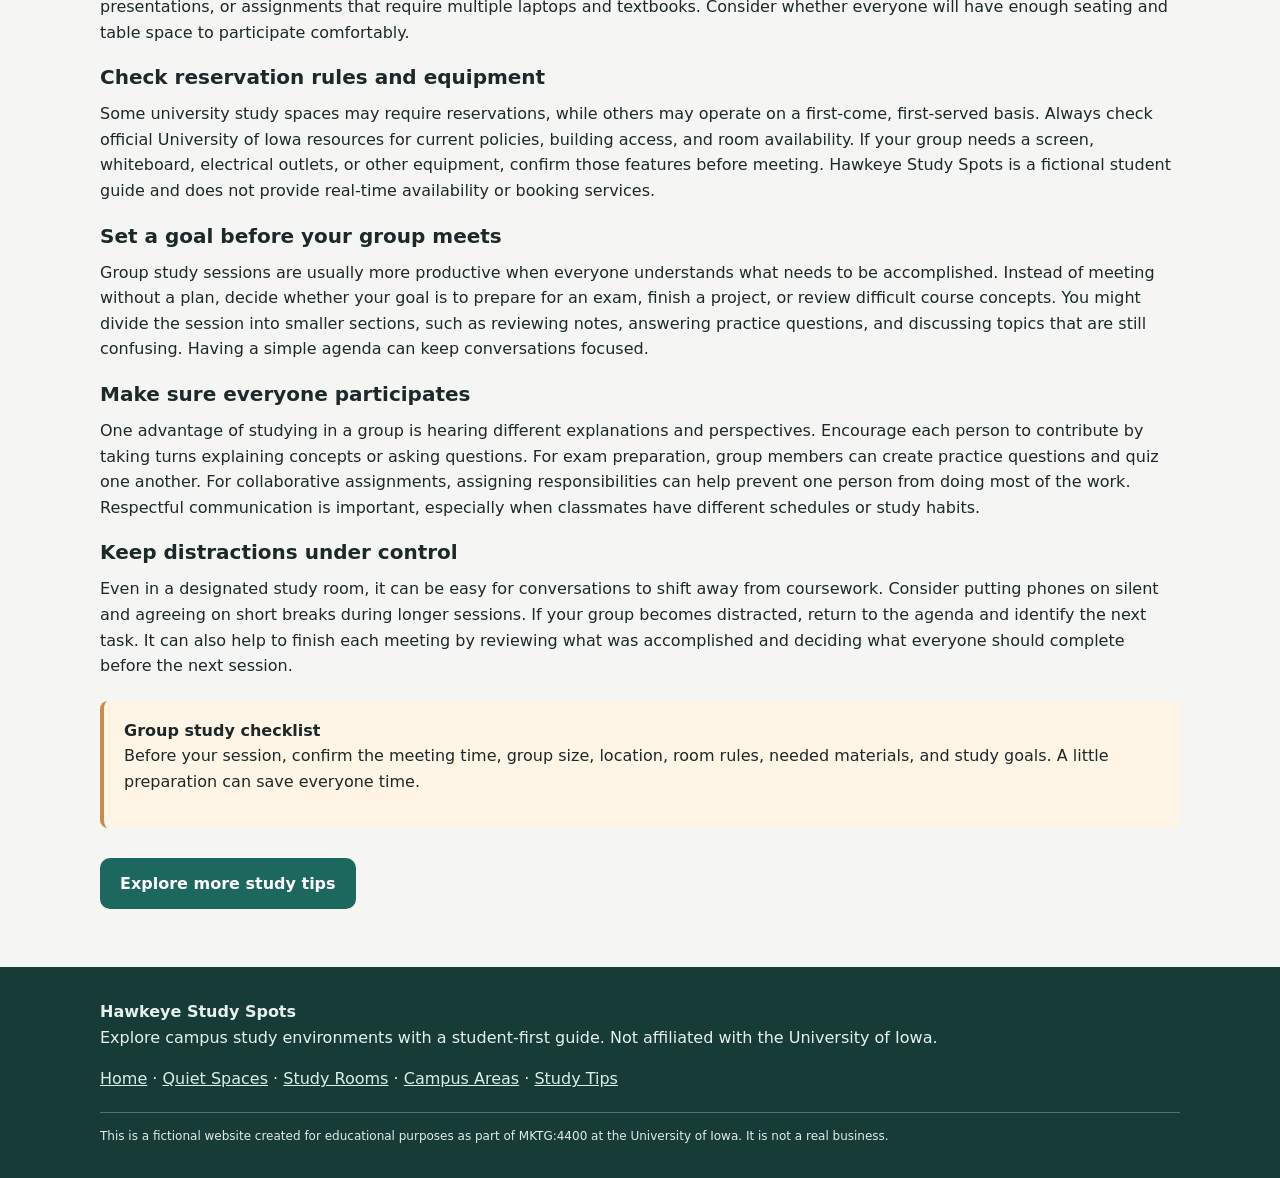
<file: study-rooms.html>
<!doctype html>
<html lang="en">
<head>
  <meta charset="utf-8">
  <meta name="viewport" content="width=device-width,initial-scale=1">
  <title>University of Iowa Study Rooms Guide | Hawkeye Study Spots</title>
  <meta name="description" content="Explore University of Iowa study-room planning tips, group study needs, and questions to ask before reserving a room.">
  <link rel="stylesheet" href="style.css">
</head>

<body>
  <div class="notice">This is a fictional website created for educational purposes as part of MKTG:4400 at the University of Iowa. It is not a real business.</div>

  <header>
    <div class="container nav">
      <a class="brand" href="index.html">Hawkeye <span>Study Spots</span></a>
      <nav class="links" aria-label="Main navigation">
        <a href="index.html">Home</a>
        <a href="quiet-spaces.html">Quiet Spaces</a>
        <a href="study-rooms.html" aria-current="page">Study Rooms</a>
        <a href="campus-areas.html">Campus Areas</a>
        <a href="study-tips.html">Study Tips</a>
      </nav>
    </div>
  </header>

  <main>
    <div class="hero">
      <div class="container">
        <div class="eyebrow">University of Iowa • Student study guide</div>
        <h1>Make group study easier.</h1>
        <p class="lead">A good group session starts with the right room. Think about group size, conversation rules, equipment, and whether a reservation is required.</p>
        <p class="sample">Sample descriptions and conditions are fictional illustrations, not live crowd or noise reports.</p>
      </div>
    </div>

    <section>
      <div class="container">
        <div class="sectionintro">
          <h2>Choose a room for your study session</h2>
          <p>These fictional room profiles show how to compare options; they are not real-time room listings.</p>
        </div>

        <div class="grid">
          <article class="card">
            <span class="pill">Sample: 2–4 students</span>
            <h3>Small group room</h3>
            <p>Ideal for reviewing notes, quizzing each other, or planning a presentation in a focused group.</p>
          </article>

          <article class="card">
            <span class="pill">Sample: 4–6 students</span>
            <h3>Project collaboration room</h3>
            <p>Useful when a team needs table space, shared screens, or room to spread out materials.</p>
          </article>

          <article class="card">
            <span class="pill">Sample: flexible seating</span>
            <h3>Discussion-friendly space</h3>
            <p>A potential fit for informal peer tutoring or collaborative work where conversation is welcome.</p>
          </article>
        </div>

        <div class="tip">
          <b>Before reserving</b>
          <p>Use the university's official room-booking information to confirm real room availability, access rules, and equipment. This site does not take bookings.</p>
        </div>

        <a class="button" href="quiet-spaces.html">Need solo focus instead?</a>
      </div>
    </section>

    <section>
      <div class="container">
        <div class="sectionintro">
          <h2>How to plan a productive group study session</h2>
          <p>Studying with classmates can make challenging assignments feel more manageable, especially when everyone arrives prepared. Choosing the right space and setting clear expectations can help your group make the most of its time together.</p>
        </div>

        <h3>Choose a room that fits your group</h3>
        <p>Before meeting, think about how many people will attend and what activities you plan to complete. A smaller room may work well for reviewing lecture notes or asking each other practice questions. A larger collaborative space may be more useful for group projects, presentations, or assignments that require multiple laptops and textbooks. Consider whether everyone will have enough seating and table space to participate comfortably.</p>

        <h3>Check reservation rules and equipment</h3>
        <p>Some university study spaces may require reservations, while others may operate on a first-come, first-served basis. Always check official University of Iowa resources for current policies, building access, and room availability. If your group needs a screen, whiteboard, electrical outlets, or other equipment, confirm those features before meeting. Hawkeye Study Spots is a fictional student guide and does not provide real-time availability or booking services.</p>

        <h3>Set a goal before your group meets</h3>
        <p>Group study sessions are usually more productive when everyone understands what needs to be accomplished. Instead of meeting without a plan, decide whether your goal is to prepare for an exam, finish a project, or review difficult course concepts. You might divide the session into smaller sections, such as reviewing notes, answering practice questions, and discussing topics that are still confusing. Having a simple agenda can keep conversations focused.</p>

        <h3>Make sure everyone participates</h3>
        <p>One advantage of studying in a group is hearing different explanations and perspectives. Encourage each person to contribute by taking turns explaining concepts or asking questions. For exam preparation, group members can create practice questions and quiz one another. For collaborative assignments, assigning responsibilities can help prevent one person from doing most of the work. Respectful communication is important, especially when classmates have different schedules or study habits.</p>

        <h3>Keep distractions under control</h3>
        <p>Even in a designated study room, it can be easy for conversations to shift away from coursework. Consider putting phones on silent and agreeing on short breaks during longer sessions. If your group becomes distracted, return to the agenda and identify the next task. It can also help to finish each meeting by reviewing what was accomplished and deciding what everyone should complete before the next session.</p>

        <div class="tip">
          <b>Group study checklist</b>
          <p>Before your session, confirm the meeting time, group size, location, room rules, needed materials, and study goals. A little preparation can save everyone time.</p>
        </div>

        <a class="button" href="study-tips.html">Explore more study tips</a>
      </div>
    </section>
  </main>

  <footer>
    <div class="container">
      <strong>Hawkeye Study Spots</strong>
      <p>Explore campus study environments with a student-first guide. Not affiliated with the University of Iowa.</p>
      <p>
        <a href="index.html">Home</a> ·
        <a href="quiet-spaces.html">Quiet Spaces</a> ·
        <a href="study-rooms.html">Study Rooms</a> ·
        <a href="campus-areas.html">Campus Areas</a> ·
        <a href="study-tips.html">Study Tips</a>
      </p>
      <div class="notice">This is a fictional website created for educational purposes as part of MKTG:4400 at the University of Iowa. It is not a real business.</div>
    </div>
  </footer>
</body>
</html>
</file>
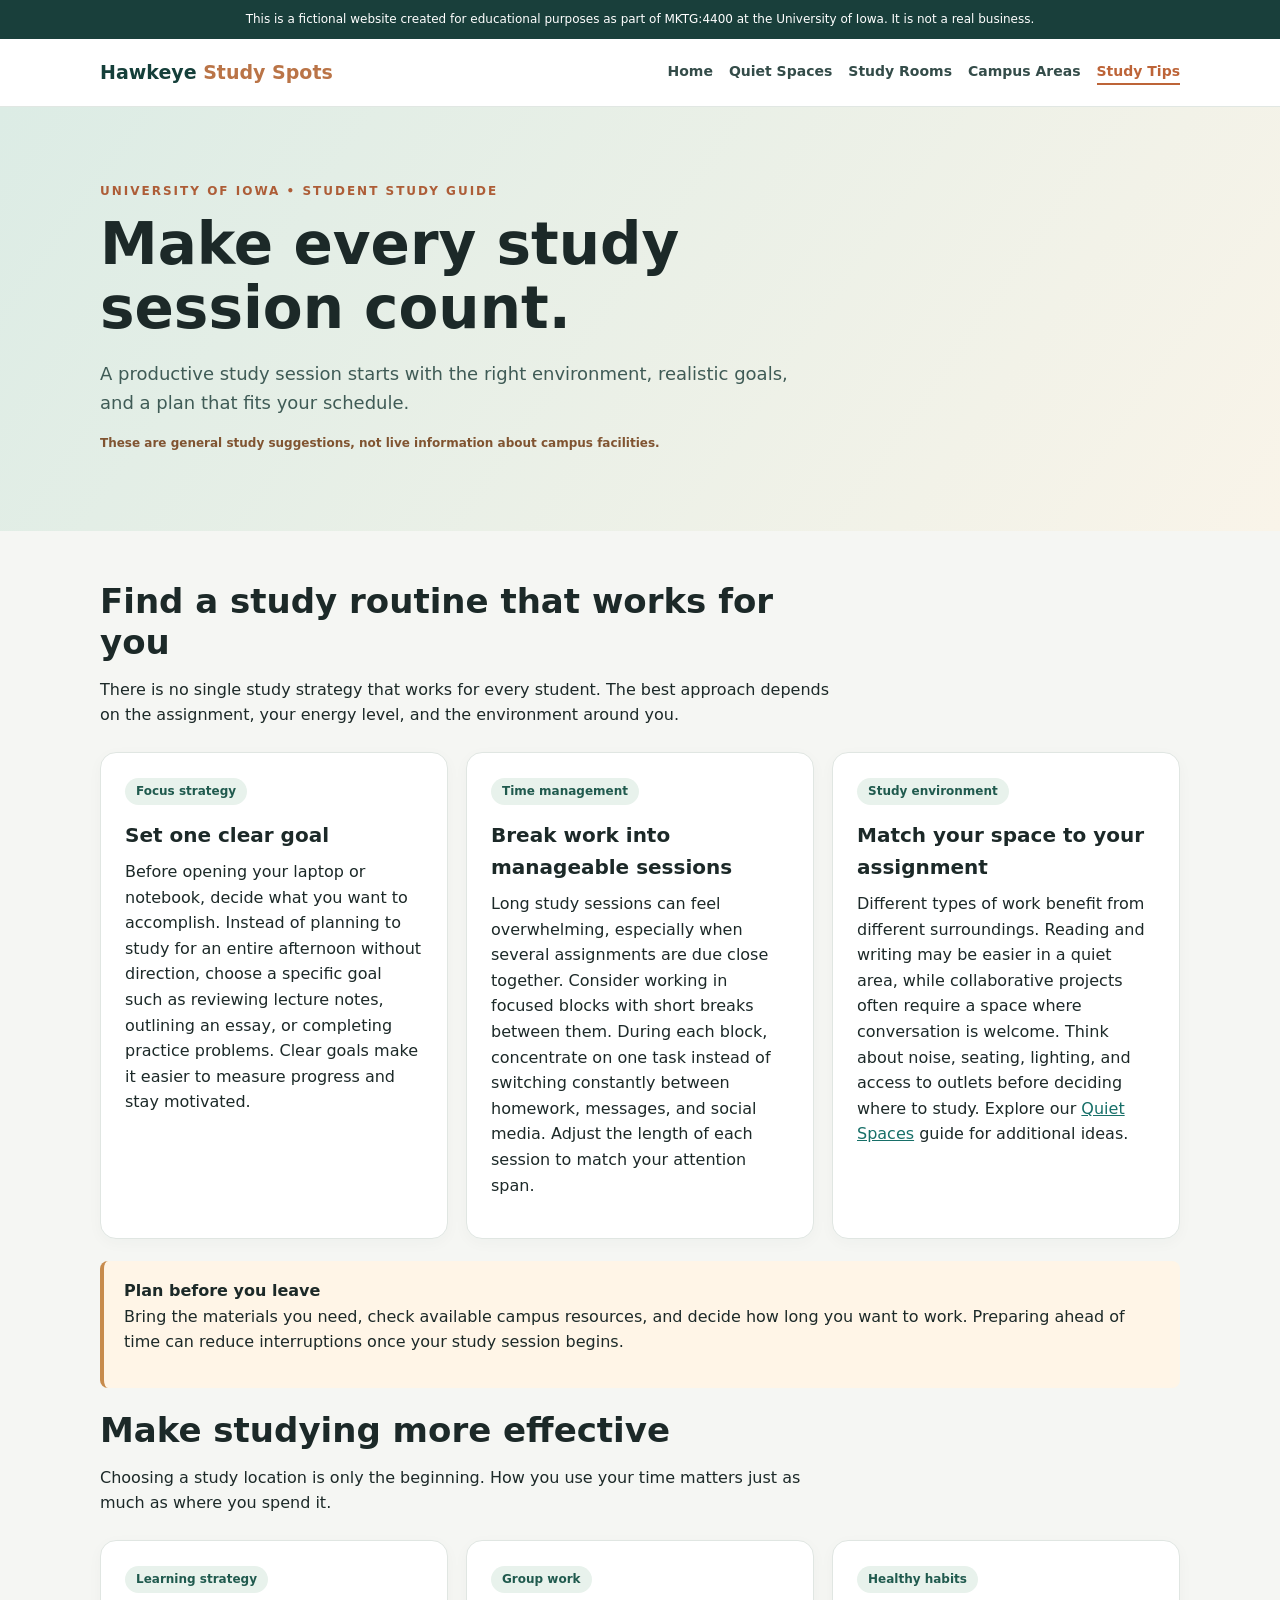
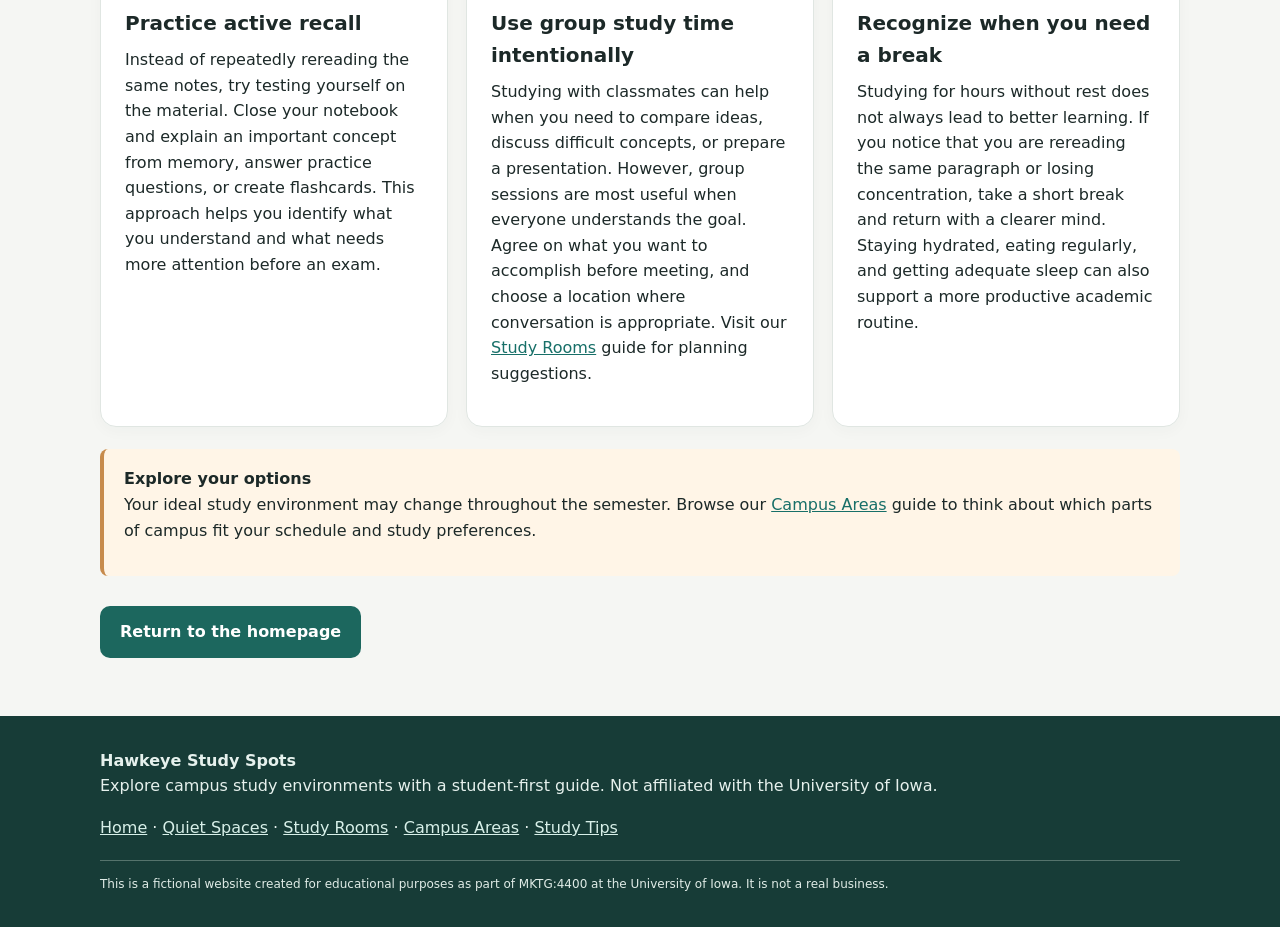
<file: study-tips.html>
<!doctype html>
<html lang="en">
<head>
<meta charset="utf-8">
<meta name="viewport" content="width=device-width,initial-scale=1">
<title>Study Tips for University of Iowa Students | Hawkeye Study Spots</title>
<meta name="description" content="Explore practical study tips for University of Iowa students, including focus strategies, group study planning, and choosing a productive campus environment.">
<link rel="stylesheet" href="style.css">
</head>
<body>
<div class="notice">This is a fictional website created for educational purposes as part of MKTG:4400 at the University of Iowa. It is not a real business.</div>
<header>
<div class="container nav">
<a class="brand" href="index.html">Hawkeye <span>Study Spots</span></a>
<nav class="links" aria-label="Main navigation">
<a href="index.html">Home</a>
<a href="quiet-spaces.html">Quiet Spaces</a>
<a href="study-rooms.html">Study Rooms</a>
<a href="campus-areas.html">Campus Areas</a>
<a href="study-tips.html" aria-current="page">Study Tips</a>
</nav>
</div>
</header>
<main>
<div class="hero">
<div class="container">
<div class="eyebrow">University of Iowa • Student study guide</div>
<h1>Make every study session count.</h1>
<p class="lead">A productive study session starts with the right environment, realistic goals, and a plan that fits your schedule.</p>
<p class="sample">These are general study suggestions, not live information about campus facilities.</p>
</div>
</div>
<section>
<div class="container">
<div class="sectionintro">
<h2>Find a study routine that works for you</h2>
<p>There is no single study strategy that works for every student. The best approach depends on the assignment, your energy level, and the environment around you.</p>
</div>
<div class="grid">
<article class="card">
<span class="pill">Focus strategy</span>
<h3>Set one clear goal</h3>
<p>Before opening your laptop or notebook, decide what you want to accomplish. Instead of planning to study for an entire afternoon without direction, choose a specific goal such as reviewing lecture notes, outlining an essay, or completing practice problems. Clear goals make it easier to measure progress and stay motivated.</p>
</article>
<article class="card">
<span class="pill">Time management</span>
<h3>Break work into manageable sessions</h3>
<p>Long study sessions can feel overwhelming, especially when several assignments are due close together. Consider working in focused blocks with short breaks between them. During each block, concentrate on one task instead of switching constantly between homework, messages, and social media. Adjust the length of each session to match your attention span.</p>
</article>
<article class="card">
<span class="pill">Study environment</span>
<h3>Match your space to your assignment</h3>
<p>Different types of work benefit from different surroundings. Reading and writing may be easier in a quiet area, while collaborative projects often require a space where conversation is welcome. Think about noise, seating, lighting, and access to outlets before deciding where to study. Explore our <a href="quiet-spaces.html">Quiet Spaces</a> guide for additional ideas.</p>
</article>
</div>
<div class="tip">
<b>Plan before you leave</b>
<p>Bring the materials you need, check available campus resources, and decide how long you want to work. Preparing ahead of time can reduce interruptions once your study session begins.</p>
</div>
<div class="sectionintro">
<h2>Make studying more effective</h2>
<p>Choosing a study location is only the beginning. How you use your time matters just as much as where you spend it.</p>
</div>
<div class="grid">
<article class="card">
<span class="pill">Learning strategy</span>
<h3>Practice active recall</h3>
<p>Instead of repeatedly rereading the same notes, try testing yourself on the material. Close your notebook and explain an important concept from memory, answer practice questions, or create flashcards. This approach helps you identify what you understand and what needs more attention before an exam.</p>
</article>
<article class="card">
<span class="pill">Group work</span>
<h3>Use group study time intentionally</h3>
<p>Studying with classmates can help when you need to compare ideas, discuss difficult concepts, or prepare a presentation. However, group sessions are most useful when everyone understands the goal. Agree on what you want to accomplish before meeting, and choose a location where conversation is appropriate. Visit our <a href="study-rooms.html">Study Rooms</a> guide for planning suggestions.</p>
</article>
<article class="card">
<span class="pill">Healthy habits</span>
<h3>Recognize when you need a break</h3>
<p>Studying for hours without rest does not always lead to better learning. If you notice that you are rereading the same paragraph or losing concentration, take a short break and return with a clearer mind. Staying hydrated, eating regularly, and getting adequate sleep can also support a more productive academic routine.</p>
</article>
</div>
<div class="tip">
<b>Explore your options</b>
<p>Your ideal study environment may change throughout the semester. Browse our <a href="campus-areas.html">Campus Areas</a> guide to think about which parts of campus fit your schedule and study preferences.</p>
</div>
<a class="button" href="index.html">Return to the homepage</a>
</div>
</section>
</main>
<footer>
<div class="container">
<strong>Hawkeye Study Spots</strong>
<p>Explore campus study environments with a student-first guide. Not affiliated with the University of Iowa.</p>
<p><a href="index.html">Home</a> · <a href="quiet-spaces.html">Quiet Spaces</a> · <a href="study-rooms.html">Study Rooms</a> · <a href="campus-areas.html">Campus Areas</a> · <a href="study-tips.html">Study Tips</a></p>
<div class="notice">This is a fictional website created for educational purposes as part of MKTG:4400 at the University of Iowa. It is not a real business.</div>
</div>
</footer>
</body>
</html>
</file>
<file: style.css>
*{box-sizing:border-box}body{margin:0;font-family:Inter,system-ui,-apple-system,Segoe UI,sans-serif;background:#f5f6f3;color:#1c2928;line-height:1.6}a{color:#176f68}.notice{background:#193f3b;color:#fff;text-align:center;padding:10px 20px;font-size:12px}.container{width:min(1080px,92%);margin:auto}header{background:#fff;border-bottom:1px solid #e1e7e3}.nav{display:flex;justify-content:space-between;align-items:center;gap:16px;flex-wrap:wrap;padding:18px 0}.brand{font-size:19px;font-weight:800;text-decoration:none;color:#153f3a}.brand span{color:#ba7447}.links{display:flex;gap:16px;flex-wrap:wrap}.links a{text-decoration:none;font-weight:600;color:#344c49;font-size:14px}.links a[aria-current=page]{color:#bd6438;border-bottom:2px solid #bd6438}.hero{padding:75px 0 62px;background:linear-gradient(125deg,#dcece5,#f9f4e9)}.eyebrow{text-transform:uppercase;letter-spacing:2px;font-weight:800;font-size:12px;color:#ad5d37}h1{font-size:clamp(32px,5vw,58px);line-height:1.1;margin:12px 0 20px;max-width:780px}h2{font-size:clamp(24px,3vw,34px);line-height:1.2;margin:0 0 14px}h3{margin:0 0 8px;font-size:20px}p{margin:0 0 16px}.lead{font-size:18px;max-width:720px;color:#3f5b56}.button{display:inline-block;background:#1c675e;color:white;text-decoration:none;padding:13px 20px;border-radius:10px;font-weight:700;margin:8px 8px 8px 0}.button.alt{background:#fff;color:#1c675e;border:1px solid #1c675e}section{padding:50px 0}.sectionintro{max-width:740px;margin-bottom:24px}.grid{display:grid;grid-template-columns:repeat(3,minmax(0,1fr));gap:18px}.card{background:#fff;border:1px solid #e0e6e2;border-radius:16px;padding:24px;box-shadow:0 4px 15px #193f3b08}.pill{display:inline-block;background:#e8f2ec;color:#205a4e;padding:4px 11px;border-radius:50px;font-size:12px;font-weight:700;margin-bottom:14px}.muted{color:#60736e}.tip{background:#fff5e7;border-left:4px solid #c78b4c;padding:17px 20px;border-radius:8px;margin:22px 0}.split{display:grid;grid-template-columns:1.2fr 1fr;gap:30px;align-items:start}.checklist{padding-left:20px}.checklist li{margin-bottom:12px}footer{background:#173c37;color:#e6f1ed;padding:32px 0}footer a{color:#d8f0e9}footer .notice{background:transparent;padding:14px 0 0;text-align:left;color:#e0ece7;border-top:1px solid #55736c;margin-top:20px}.sample{font-size:12px;color:#805431;font-weight:700}.breadcrumb{font-size:13px;color:#526b66;margin-bottom:12px}@media(max-width:750px){.grid,.split{grid-template-columns:1fr}.hero{padding:45px 0}.nav{align-items:flex-start}.links{gap:11px}section{padding:32px 0}.card{padding:20px}}
</file>
